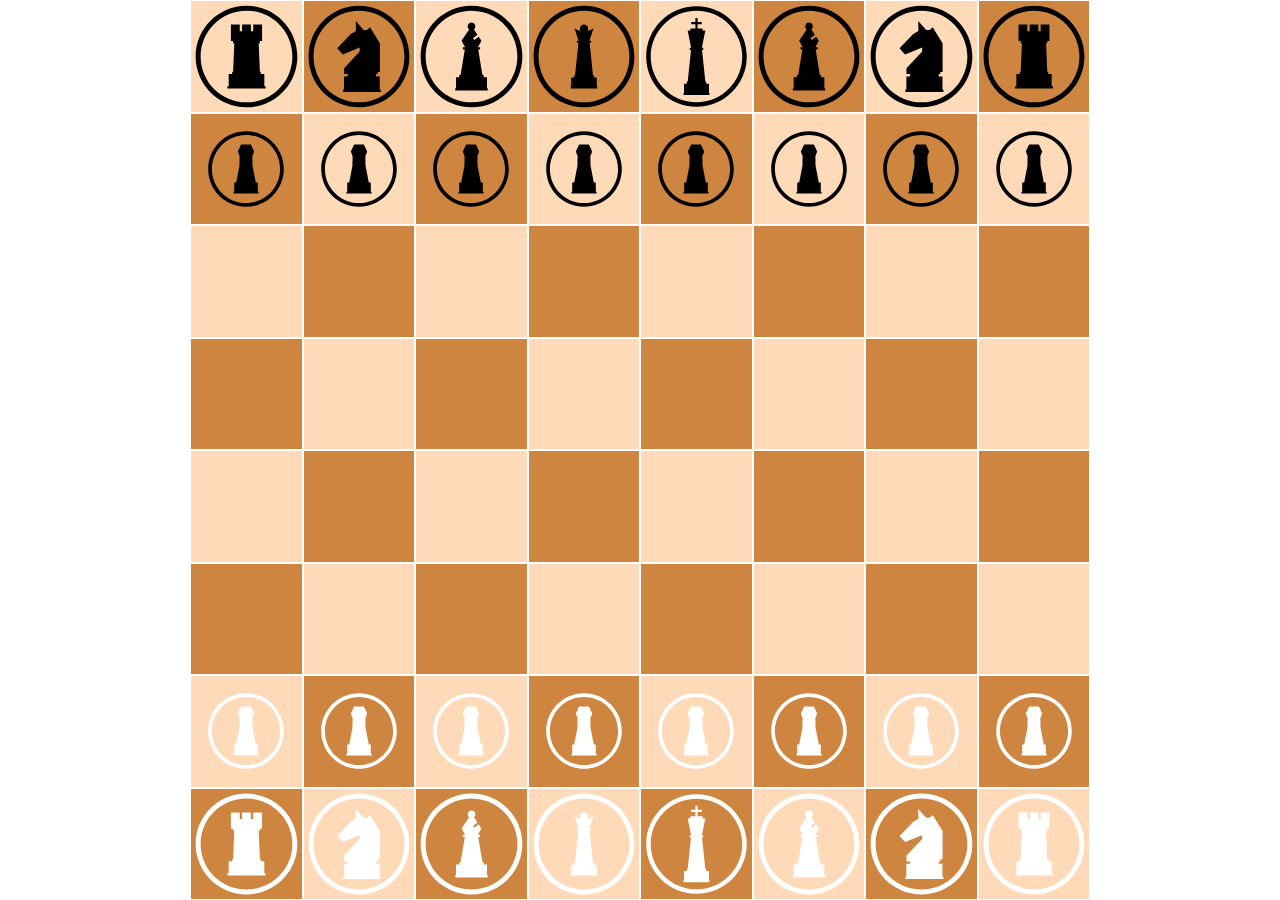
<file: index.html>
<!DOCTYPE html>
<html>
    <head>
        <meta charset="utf-8">
        <meta name="viewport" content="width=device-width, initial-scale=1">
        <title>Chess</title>
        <link rel="stylesheet" href="chess.css">
        <link rel="stylesheet" href="landscape.css">
        <script src="chess.js" defer></script>
    </head>
    <body>
        <article id="board">            
            <!-- row 8 -->
            <div data-index="57"></div>
            <div data-index="58"></div>
            <div data-index="59"></div>
            <div data-index="60"></div>
            <div data-index="61"></div>
            <div data-index="62"></div>
            <div data-index="63"></div>
            <div data-index="64"></div>
            
            <!-- row 7 -->
            <div data-index="49"></div>
            <div data-index="50"></div>
            <div data-index="51"></div>
            <div data-index="52"></div>
            <div data-index="53"></div>
            <div data-index="54"></div>
            <div data-index="55"></div>
            <div data-index="56"></div>

            <!-- row 6 -->
            <div data-index="41"></div>
            <div data-index="42"></div>
            <div data-index="43"></div>
            <div data-index="44"></div>
            <div data-index="45"></div>
            <div data-index="46"></div>
            <div data-index="47"></div>
            <div data-index="48"></div>

            <!-- row 5 -->
            <div data-index="33"></div>
            <div data-index="34"></div>
            <div data-index="35"></div>
            <div data-index="36"></div>
            <div data-index="37"></div>
            <div data-index="38"></div>
            <div data-index="39"></div>
            <div data-index="40"></div>

            <!-- row 4 -->
            <div data-index="25"></div>
            <div data-index="26"></div>
            <div data-index="27"></div>
            <div data-index="28"></div>
            <div data-index="29"></div>
            <div data-index="30"></div>
            <div data-index="31"></div>
            <div data-index="32"></div>

            <!-- row 3 -->
            <div data-index="17"></div>
            <div data-index="18"></div>
            <div data-index="19"></div>
            <div data-index="20"></div>
            <div data-index="21"></div>
            <div data-index="22"></div>
            <div data-index="23"></div>
            <div data-index="24"></div>

            <!-- row 2 -->
            <div data-index="9"></div>
            <div data-index="10"></div>
            <div data-index="11"></div>
            <div data-index="12"></div>
            <div data-index="13"></div>
            <div data-index="14"></div>
            <div data-index="15"></div>
            <div data-index="16"></div>

            <!-- row 1 -->
            <div data-index="1"></div>
            <div data-index="2"></div>
            <div data-index="3"></div>
            <div data-index="4"></div>
            <div data-index="5"></div>
            <div data-index="6"></div>
            <div data-index="7"></div>
            <div data-index="8"></div>
        </article>
    </body>
</html>
</file>
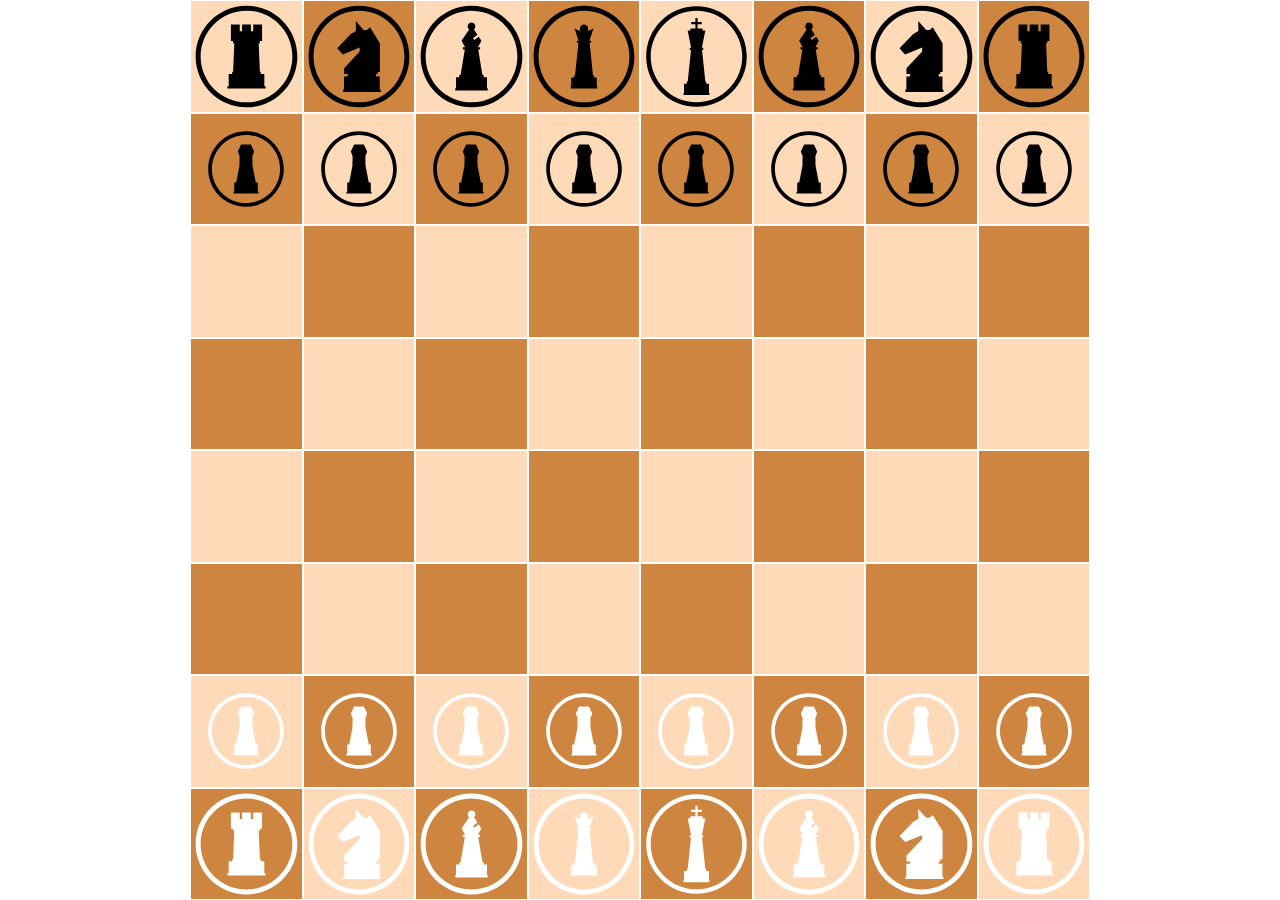
<file: chess.html>
<!DOCTYPE html>
<html>
    <head>
        <meta charset="utf-8">
        <meta name="viewport" content="width=device-width, initial-scale=1">
        <title>Chess</title>
        <link rel="stylesheet" href="chess.css">
        <link rel="stylesheet" href="landscape.css">
        <script src="chess.js" defer></script>
    </head>
    <body>
        <article id="board">            
            <!-- row 8 -->
            <div data-index="57"></div>
            <div data-index="58"></div>
            <div data-index="59"></div>
            <div data-index="60"></div>
            <div data-index="61"></div>
            <div data-index="62"></div>
            <div data-index="63"></div>
            <div data-index="64"></div>
            
            <!-- row 7 -->
            <div data-index="49"></div>
            <div data-index="50"></div>
            <div data-index="51"></div>
            <div data-index="52"></div>
            <div data-index="53"></div>
            <div data-index="54"></div>
            <div data-index="55"></div>
            <div data-index="56"></div>

            <!-- row 6 -->
            <div data-index="41"></div>
            <div data-index="42"></div>
            <div data-index="43"></div>
            <div data-index="44"></div>
            <div data-index="45"></div>
            <div data-index="46"></div>
            <div data-index="47"></div>
            <div data-index="48"></div>

            <!-- row 5 -->
            <div data-index="33"></div>
            <div data-index="34"></div>
            <div data-index="35"></div>
            <div data-index="36"></div>
            <div data-index="37"></div>
            <div data-index="38"></div>
            <div data-index="39"></div>
            <div data-index="40"></div>

            <!-- row 4 -->
            <div data-index="25"></div>
            <div data-index="26"></div>
            <div data-index="27"></div>
            <div data-index="28"></div>
            <div data-index="29"></div>
            <div data-index="30"></div>
            <div data-index="31"></div>
            <div data-index="32"></div>

            <!-- row 3 -->
            <div data-index="17"></div>
            <div data-index="18"></div>
            <div data-index="19"></div>
            <div data-index="20"></div>
            <div data-index="21"></div>
            <div data-index="22"></div>
            <div data-index="23"></div>
            <div data-index="24"></div>

            <!-- row 2 -->
            <div data-index="9"></div>
            <div data-index="10"></div>
            <div data-index="11"></div>
            <div data-index="12"></div>
            <div data-index="13"></div>
            <div data-index="14"></div>
            <div data-index="15"></div>
            <div data-index="16"></div>

            <!-- row 1 -->
            <div data-index="1"></div>
            <div data-index="2"></div>
            <div data-index="3"></div>
            <div data-index="4"></div>
            <div data-index="5"></div>
            <div data-index="6"></div>
            <div data-index="7"></div>
            <div data-index="8"></div>
        </article>
    </body>
</html>
</file>
<file: chess.css>
:root {
    --board-size: 100vw;
    --square-size: 12.50vw;
}

body {
    width: 100%;

    margin: 0;
    padding: 0;
}

#board {
    background-color: peru;
    height: var(--board-size);
    width: var(--board-size);

    display: flex;
    flex-wrap: wrap;

    position: relative;

    margin: auto;
    padding: 0;
}

#board div {
    box-shadow: inset 1px 1px white, inset -1px -1px white;
    font-size: 3em;
    height: var(--square-size);
    width: var(--square-size);

    align-items: center;
    display: flex;
    justify-content: center;

    margin: 0;
    padding: 0;
}

#banner {
    background-color: rgba(255,255,255,0.5);
    font-size: 3em;
    text-align: center;

    display: inline-block;

    position: absolute;
    top: 50%;
    left: 50%;
    transform: translate(-50%, -50%);

    opacity: 0;
    -webkit-transition: opacity 0.5s ease-in;
    -moz-transition: opacity 0.5s ease-in;
    -ms-transition: opacity 0.5s ease-in;
    transition: opacity 0.5s ease-in;
}

#banner.show {
    opacity: 1;
}
</file>
<file: landscape.css>
@media screen and (orientation: landscape) {
    :root {
        --board-size: 100vh;
        --square-size: 12.50vh;
    }
}
</file>
